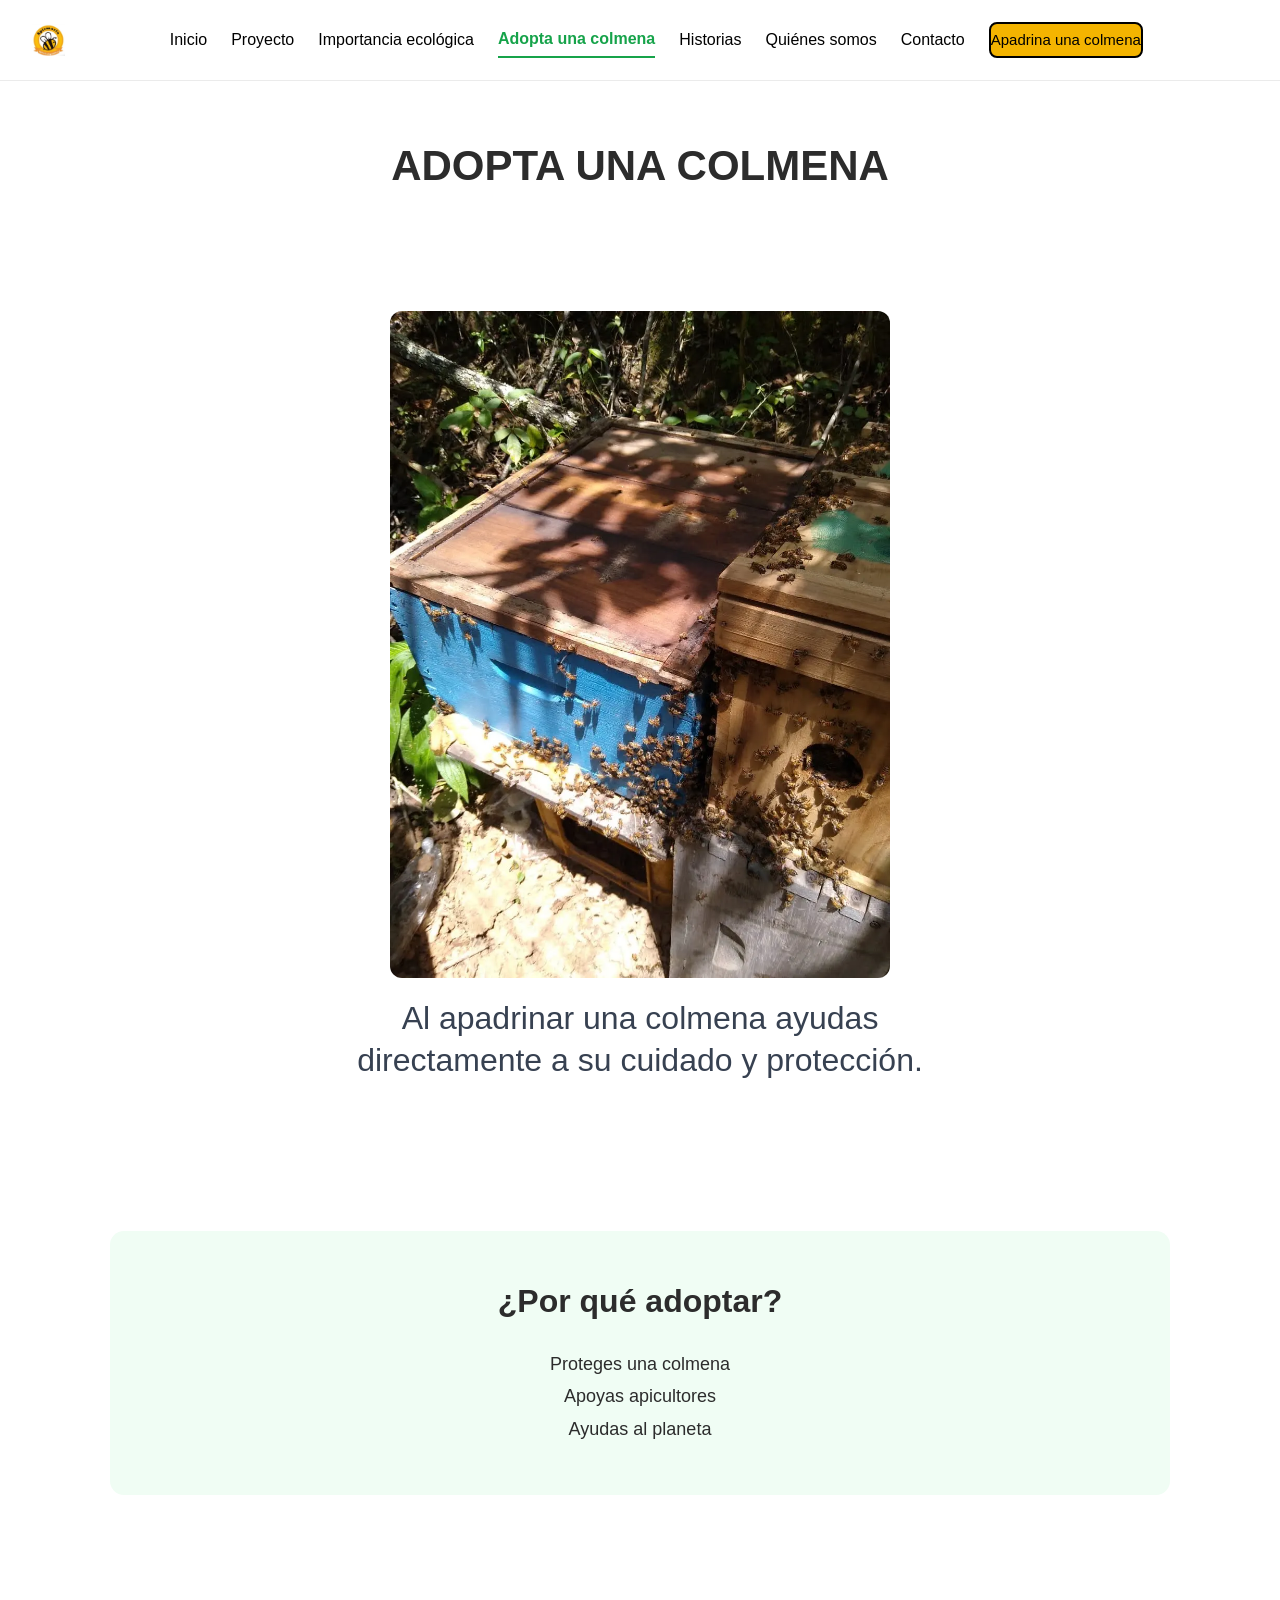
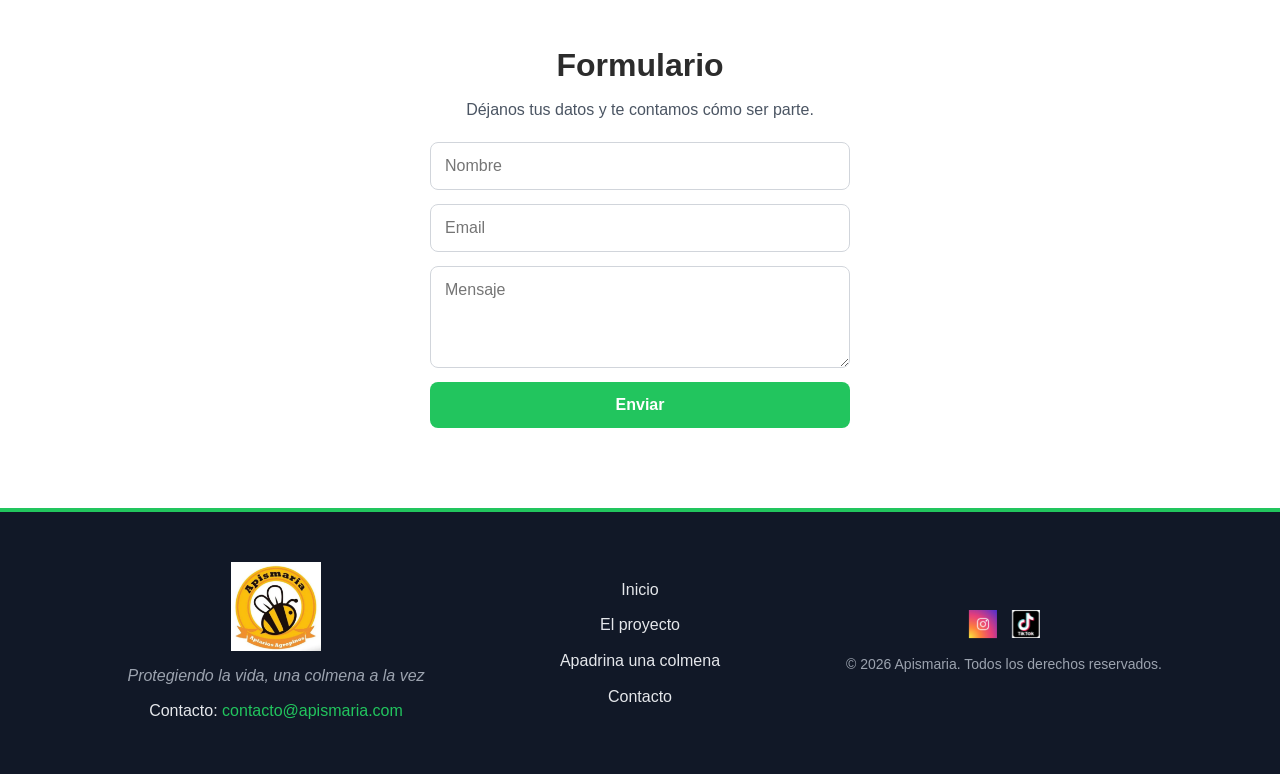
<file: adopta.html>
<!DOCTYPE html>
<html lang="es">
<head>
    <meta charset="UTF-8">
    <meta name="viewport" content="width=device-width, initial-scale=1.0">
    <title>Apismaria | Adopta una colmena</title>
    <link rel="stylesheet" href="./css/styles.css">
    <link rel="icon" type="image/webp" href="./assets/logos/apismaria_logo.webp">
    <meta name="description" content="Apismaria es un proyecto dedicado a la protección de las abejas y la promoción de la apicultura sostenible.">
    <meta name="keywords" content="abejas, apicultura, sostenibilidad, colmenas, biodiversidad">
    <meta name="author" content="Apismaria">
    <meta property="og:title" content="Apismaria | Protección de las abejas">
    <meta property="og:description" content="Apismaria es un proyecto dedicado a la protección de las abejas y la promoción de la apicultura sostenible.">
    <meta property="og:type" content="website">
    <meta property="og:url" content="file:///home/nicolas/Documents/apismaria/adopta.html">
    <meta property="og:image" content="file:///home/nicolas/Documents/assets/apismaria_logo.webp">
</head>
<body>
    <header class="site-header">

        <a href="index.html" class="logo">
            <img class="logo-header" src="./assets/logos/apismaria_logo.webp" loading="lazy" alt="Logo de Apismaria">
        </a>

        <div class="menu-toggle">☰</div>

        <nav class="nav-menu">
            <a href="index.html">Inicio</a>
            <a href="proyecto.html">Proyecto</a>
            <a href="ecológica.html">Importancia ecológica</a>
            <a href="adopta.html" class="active">Adopta una colmena</a>
            <a href="historias.html">Historias</a>
            <a href="quien.html">Quiénes somos</a>
            <a href="contacto.html">Contacto</a>
        
        
            <a href="adopta.html" class="btn-primary nav-cta">
                Apadrina una colmena
            </a>
        </nav>

    </header>
    <main class="adopt-main reveal">

        <h1 class="adopt-title">ADOPTA UNA COLMENA</h1>

        <section class="adopt-hero">

            <img src="./assets/images/video/colmena_adopta.webp" loading="lazy" alt="Colmena">

            <h2>Al apadrinar una colmena ayudas directamente a su cuidado y protección.</h2>

        </section>

        <section class="adopt-benefits reveal">

            <h2>¿Por qué adoptar?</h2>

            <ol>
            <li>Proteges una colmena</li>
            <li>Apoyas apicultores</li>
            <li>Ayudas al planeta</li>
            </ol>

        </section>

        <section class="adopt-form reveal">

            <h2>Formulario</h2>

            <p>Déjanos tus datos y te contamos cómo ser parte.</p>

            <form class="form-container" id="adoptForm">

                <input type="text" placeholder="Nombre" required>

                <input type="email" placeholder="Email" required>

                <textarea placeholder="Mensaje" rows="4"></textarea>

                <button type="submit">Enviar</button>

            </form>

            <p class="form-success" id="formSuccess">
            ✅ ¡Gracias por apoyar a las abejas!
            </p>

        </section>

    </main>
    <footer>
        <div class="container footer-content">

            <div class="footer-left">
                <img class="footer-logo" src="./assets/logos/apismaria_logo.webp" loading="lazy" alt="Logo de Apismaria">
                <p class="footer-quote">Protegiendo la vida, una colmena a la vez</p>

                <p class="footer-email">
                    Contacto:
                    <a href="mailto:contacto@apismaria.com">
                        contacto@apismaria.com
                    </a>
                </p>
            </div>

            <div class="footer-center">
                <nav class="footer-links">
                    <a href="index.html">Inicio</a>
                    <a href="proyecto.html">El proyecto</a>
                    <a href="adopta.html">Apadrina una colmena</a>
                    <a href="contacto.html">Contacto</a>
                </nav>
            </div>

            <div class="footer-right">
                <div class="footer-socials">
                    <a href="">
                        <img class="social-icon" src="./assets/images/video/logotipo-insta.webp" loading="lazy" alt="Instagram de Apismaria">
                    </a>
                    <a href="">
                        <img class="social-icon" src="./assets/images/video/logo_tiktok.webp" loading="lazy" alt="TikTok de Apismaria">
                    </a>
                </div>

                <p class="copyright">
                    © <span id="year"></span> Apismaria. Todos los derechos reservados.
                </p>
            </div>

        </div>
    </footer>
    <button id="backToTop">↑</button>
    <script src="./js/main.js"></script>
</body>
</html>
</file>
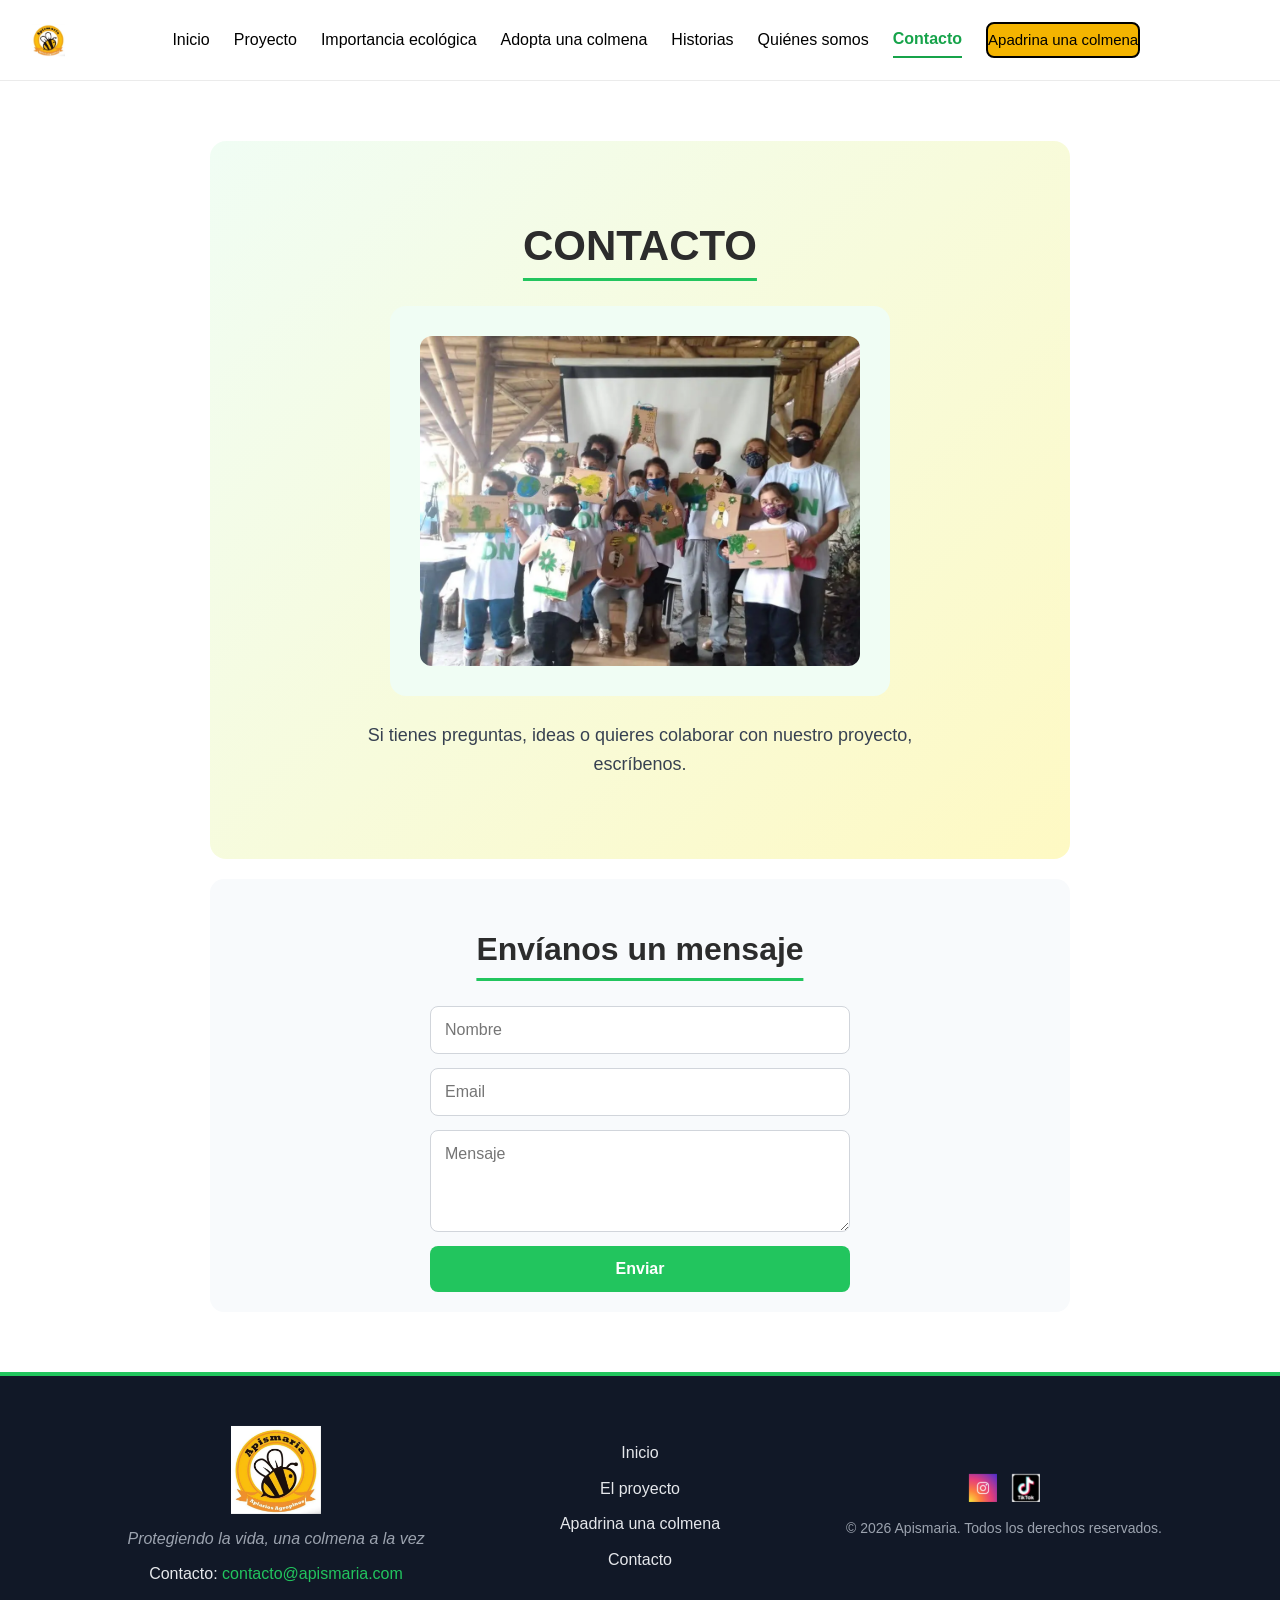
<file: contacto.html>
<!DOCTYPE html>
<html lang="es">
<head>
    <meta charset="UTF-8">
    <meta name="viewport" content="width=device-width, initial-scale=1.0">
    <title>Apismaria | Contacto</title>
    <link rel="stylesheet" href="./css/styles.css">
    <link rel="icon" type="image/webp" href="./assets/logos/apismaria_logo.webp">
    <meta name="description" content="Apismaria es un proyecto dedicado a la protección de las abejas y la promoción de la apicultura sostenible.">
    <meta name="keywords" content="abejas, apicultura, sostenibilidad, colmenas, biodiversidad">
    <meta name="author" content="Apismaria">
    <meta property="og:title" content="Apismaria | Protección de las abejas">
    <meta property="og:description" content="Apismaria es un proyecto dedicado a la protección de las abejas y la promoción de la apicultura sostenible.">
    <meta property="og:type" content="website">
    <meta property="og:url" content="file:///home/nicolas/Documents/apismaria/contacto.html">
    <meta property="og:image" content="file:///home/nicolas/Documents/assets/apismaria_logo.webp">
</head>
<body>
    <header class="site-header">

        <a href="index.html" class="logo">
            <img class="logo-header" src="./assets/logos/apismaria_logo.webp" loading="lazy" alt="Logo de Apismaria">
        </a>

        <div class="menu-toggle">☰</div>

        <nav class="nav-menu">
            <a href="index.html">Inicio</a>
            <a href="proyecto.html">Proyecto</a>
            <a href="ecológica.html">Importancia ecológica</a>
            <a href="adopta.html">Adopta una colmena</a>
            <a href="historias.html">Historias</a>
            <a href="quien.html">Quiénes somos</a>
            <a href="contacto.html" class="active">Contacto</a>
        
        
            <a href="adopta.html" class="btn-primary nav-cta">
                Apadrina una colmena
            </a>
        </nav>

    </header>
    
    <main class="contact-main">

        <section class="contact-hero reveal">

            <h1>CONTACTO</h1>
            <div class="contact-image-wrapper">
                <img src="./assets/images/video/ninos_dibujos.webp" loading="lazy" alt="Niños con dibujos de abejas" class="contact-image">
            </div>    
            <p>Si tienes preguntas, ideas o quieres colaborar con nuestro proyecto, escríbenos.</p>

        </section>


        <section class="contact-form reveal">

            <h2>Envíanos un mensaje</h2>

            <form class="form-container" id="contactForm">

                <input type="text" placeholder="Nombre" required>

                <input type="email" placeholder="Email" required>

                <textarea placeholder="Mensaje" rows="4"></textarea>

                <button type="submit">Enviar</button>

            </form>

            <p class="form-success" id="contactSuccess">
            ✅ Gracias por contactarnos, nos pondremos en contacto contigo pronto.
            </p>

        </section>

    </main>
    <footer>
        <div class="container footer-content">

            <div class="footer-left">
                <img class="footer-logo" src="./assets/logos/apismaria_logo.webp" loading="lazy" alt="Logo de Apismaria">
                <p class="footer-quote">Protegiendo la vida, una colmena a la vez</p>

                <p class="footer-email">
                    Contacto:
                    <a href="mailto:contacto@apismaria.com">
                        contacto@apismaria.com
                    </a>
                </p>
            </div>

            <div class="footer-center">
                <nav class="footer-links">
                    <a href="index.html">Inicio</a>
                    <a href="proyecto.html">El proyecto</a>
                    <a href="adopta.html">Apadrina una colmena</a>
                    <a href="contacto.html">Contacto</a>
                </nav>
            </div>

            <div class="footer-right">
                <div class="footer-socials">
                    <a href="">
                        <img class="social-icon" src="./assets/images/video/logotipo-insta.webp" loading="lazy" alt="Instagram de Apismaria">
                    </a>
                    <a href="">
                        <img class="social-icon" src="./assets/images/video/logo_tiktok.webp" loading="lazy" alt="TikTok de Apismaria">
                    </a>
                </div>

                <p class="copyright">
                    © <span id="year"></span> Apismaria. Todos los derechos reservados.
                </p>
            </div>

        </div>
    </footer>
    <button id="backToTop">↑</button>
    <script src="./js/main.js"></script>
</body>
</html>
</file>
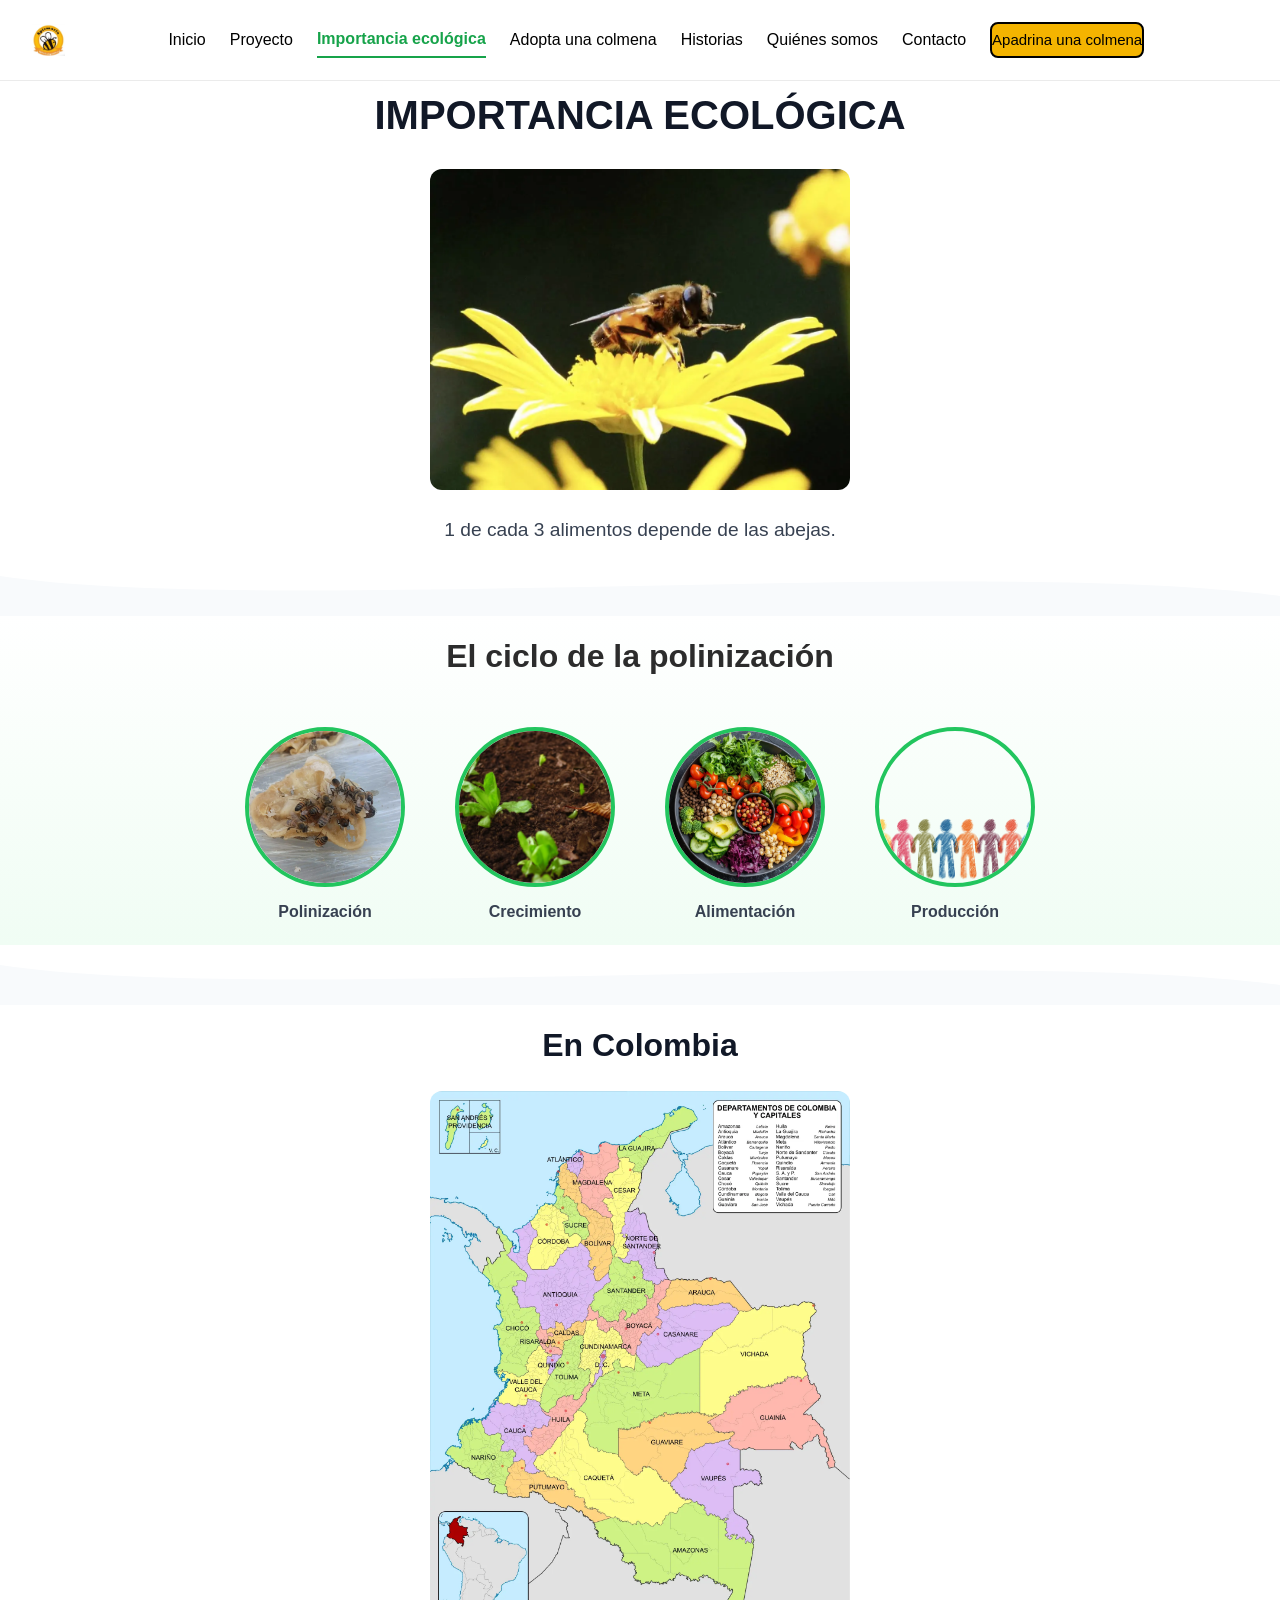
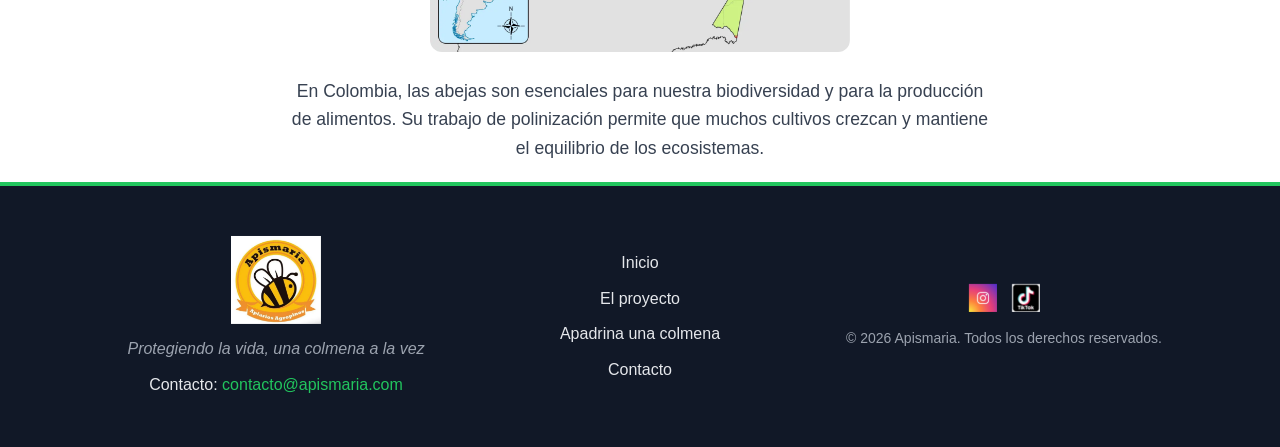
<file: ecológica.html>
<!DOCTYPE html>
<html lang="es">
<head>
    <meta charset="UTF-8">
    <meta name="viewport" content="width=device-width, initial-scale=1.0">
    <title>Apismaria | Impacto Ecológico</title>
    <link rel="stylesheet" href="./css/styles.css">
    <link rel="icon" type="image/webp" href="./assets/logos/apismaria_logo.webp">
    <meta name="description" content="Apismaria es un proyecto dedicado a la protección de las abejas y la promoción de la apicultura sostenible.">
    <meta name="keywords" content="abejas, apicultura, sostenibilidad, colmenas, biodiversidad">
    <meta name="author" content="Apismaria">
    <meta property="og:title" content="Apismaria | Protección de las abejas">
    <meta property="og:description" content="Apismaria es un proyecto dedicado a la protección de las abejas y la promoción de la apicultura sostenible.">
    <meta property="og:type" content="website">
    <meta property="og:url" content="file:///home/nicolas/Documents/apismaria/ecológica.html">
    <meta property="og:image" content="file:///home/nicolas/Documents/assets/apismaria_logo.webp">
</head>
<body>
    <header class="site-header">

        <a href="index.html" class="logo">
            <img class="logo-header" src="./assets/logos/apismaria_logo.webp" loading="lazy" alt="Logo de Apismaria">
        </a>

        <div class="menu-toggle">☰</div>

        <nav class="nav-menu">
            <a href="index.html">Inicio</a>
            <a href="proyecto.html">Proyecto</a>
            <a href="ecológica.html" class="active">Importancia ecológica</a>
            <a href="adopta.html">Adopta una colmena</a>
            <a href="historias.html">Historias</a>
            <a href="quien.html">Quiénes somos</a>
            <a href="contacto.html">Contacto</a>
        
        
            <a href="adopta.html" class="btn-primary nav-cta">
                Apadrina una colmena
            </a>
        </nav>

    </header>
    <main class="eco-main">

        <section class="eco-hero reveal">

            <h1>IMPORTANCIA ECOLÓGICA</h1>

            <img src="./assets/images/video/abeja_en_flor.webp" loading="lazy" alt="Abeja en una flor">

            <p>1 de cada 3 alimentos depende de las abejas.</p>

        </section>

        <div class="section-divider">
        <svg viewBox="0 0 1440 120" preserveAspectRatio="none">
        <path d="M0,40 C300,120 1100,0 1440,80 L1440,120 L0,120 Z"></path>
        </svg>
        </div>

        <section class="eco-cycle reveal">

            <h2>El ciclo de la polinización</h2>

            <div class="eco-cycle-container eco-flow">

                <div class="cycle-item">
                <img src="./assets/images/video/abeja_ciclo.webp" loading="lazy" alt="Abejas">
                <p>Polinización</p>
                </div>
                <div class="cycle-item">
                <img src="./assets/images/video/planta.webp" loading="lazy" alt="Planta germinando">
                <p>Crecimiento</p>
                </div>
                <div class="cycle-item">
                <img src="./assets/images/video/alimentos.webp" loading="lazy" alt="Alimentos">
                <p>Alimentación</p>
                </div>
                <div class="cycle-item">
                <img src="./assets/images/video/personas.webp" loading="lazy" alt="Personas">
                <p>Producción</p>
                </div>

            </div>

        </section>

        <div class="section-divider">
        <svg viewBox="0 0 1440 120" preserveAspectRatio="none">
        <path d="M0,40 C300,120 1100,0 1440,80 L1440,120 L0,120 Z"></path>
        </svg>
        </div>

        <section class="eco-colombia reveal">

            <h2>En Colombia</h2>

            <img src="./assets/images/video/Mapa_de_Colombia_(departamentos).webp" loading="lazy" alt="Mapa de Colombia">

            <p>
            En Colombia, las abejas son esenciales para nuestra biodiversidad y para la producción de alimentos. 
            Su trabajo de polinización permite que muchos cultivos crezcan y mantiene el equilibrio de los ecosistemas.
            </p>

        </section>

    </main>
    <footer>
        <div class="container footer-content">

            <div class="footer-left">
                <img class="footer-logo" src="./assets/logos/apismaria_logo.webp" loading="lazy" alt="Logo de Apismaria">
                <p class="footer-quote">Protegiendo la vida, una colmena a la vez</p>

                <p class="footer-email">
                    Contacto:
                    <a href="mailto:contacto@apismaria.com">
                        contacto@apismaria.com
                    </a>
                </p>
            </div>

            <div class="footer-center">
                <nav class="footer-links">
                    <a href="index.html">Inicio</a>
                    <a href="proyecto.html">El proyecto</a>
                    <a href="adopta.html">Apadrina una colmena</a>
                    <a href="contacto.html">Contacto</a>
                </nav>
            </div>

            <div class="footer-right">
                <div class="footer-socials">
                    <a href="">
                        <img class="social-icon" src="./assets/images/video/logotipo-insta.webp" loading="lazy" alt="Instagram de Apismaria">
                    </a>
                    <a href="">
                        <img class="social-icon" src="./assets/images/video/logo_tiktok.webp" loading="lazy" alt="TikTok de Apismaria">
                    </a>
                </div>

                <p class="copyright">
                    © <span id="year"></span> Apismaria. Todos los derechos reservados.
                </p>
            </div>

        </div>
    </footer>
    <button id="backToTop">↑</button>
    <script src="./js/main.js"></script>
</body>
</html>
</file>
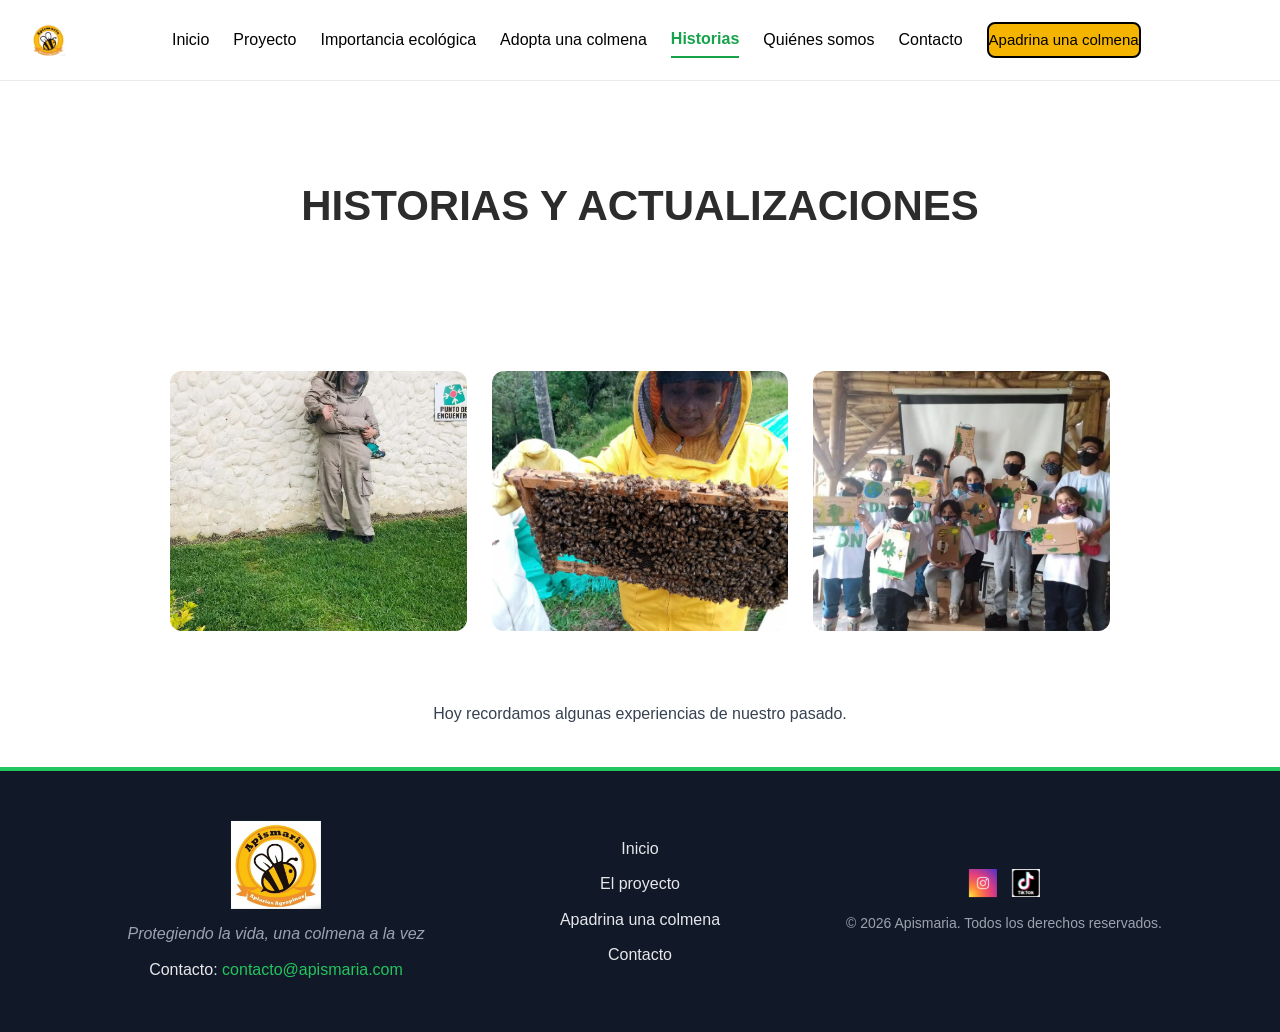
<file: historias.html>
<!DOCTYPE html>
<html lang="es">
<head>
    <meta charset="UTF-8">
    <meta name="viewport" content="width=device-width, initial-scale=1.0">
    <title>Apismaria | Historias</title>
    <link rel="stylesheet" href="./css/styles.css">
    <link rel="icon" type="image/webp" href="./assets/logos/apismaria_logo.webp">
    <meta name="description" content="Apismaria es un proyecto dedicado a la protección de las abejas y la promoción de la apicultura sostenible.">
    <meta name="keywords" content="abejas, apicultura, sostenibilidad, colmenas, biodiversidad">
    <meta name="author" content="Apismaria">
    <meta property="og:title" content="Apismaria | Protección de las abejas">
    <meta property="og:description" content="Apismaria es un proyecto dedicado a la protección de las abejas y la promoción de la apicultura sostenible.">
    <meta property="og:type" content="website">
    <meta property="og:url" content="file:///home/nicolas/Documents/apismaria/historias.html">
    <meta property="og:image" content="file:///home/nicolas/Documents/assets/apismaria_logo.webp">
</head>
<body>
    <header class="site-header">

        <a href="index.html" class="logo">
            <img class="logo-header" src="./assets/logos/apismaria_logo.webp" loading="lazy" alt="Logo de Apismaria">
        </a>

        <div class="menu-toggle">☰</div>

        <nav class="nav-menu">
            <a href="index.html">Inicio</a>
            <a href="proyecto.html">Proyecto</a>
            <a href="ecológica.html">Importancia ecológica</a>
            <a href="adopta.html">Adopta una colmena</a>
            <a href="historias.html" class="active">Historias</a>
            <a href="quien.html">Quiénes somos</a>
            <a href="contacto.html">Contacto</a>
        
        
            <a href="adopta.html" class="btn-primary nav-cta">
                Apadrina una colmena
            </a>
        </nav>

    </header>
    <main class="history-main">

        <section class="history-hero reveal">
            <h1>HISTORIAS Y ACTUALIZACIONES</h1>
        </section>

        <section class="history-gallery reveal">

            <img src="./assets/images/video/apicultora_y_nino.webp" alt="Apicultora y niño" loading="lazy">

            <img src="./assets/images/video/persona_con_panal.webp" alt="Persona sosteniendo panal" loading="lazy">

            <img src="./assets/images/video/ninos_apicultores.webp" alt="Niños apicultores" loading="lazy">

        </section>

        <section class="history-text reveal">
            <p>Hoy recordamos algunas experiencias de nuestro pasado.</p>
        </section>

    </main>
    <footer>
        <div class="container footer-content">

            <div class="footer-left">
                <img class="footer-logo" src="./assets/logos/apismaria_logo.webp" loading="lazy" alt="Logo de Apismaria">
                <p class="footer-quote">Protegiendo la vida, una colmena a la vez</p>

                <p class="footer-email">
                    Contacto:
                    <a href="mailto:contacto@apismaria.com">
                        contacto@apismaria.com
                    </a>
                </p>
            </div>

            <div class="footer-center">
                <nav class="footer-links">
                    <a href="index.html">Inicio</a>
                    <a href="proyecto.html">El proyecto</a>
                    <a href="adopta.html">Apadrina una colmena</a>
                    <a href="contacto.html">Contacto</a>
                </nav>
            </div>

            <div class="footer-right">
                <div class="footer-socials">
                    <a href="">
                        <img class="social-icon" src="./assets/images/video/logotipo-insta.webp" loading="lazy" alt="Instagram de Apismaria">
                    </a>
                    <a href="">
                        <img class="social-icon" src="./assets/images/video/logo_tiktok.webp" loading="lazy" alt="TikTok de Apismaria">
                    </a>
                </div>

                <p class="copyright">
                    © <span id="year"></span> Apismaria. Todos los derechos reservados.
                </p>
            </div>

        </div>
    </footer>
    <button id="backToTop">↑</button>
    <script src="./js/main.js"></script>
</body>
</html>
</file>
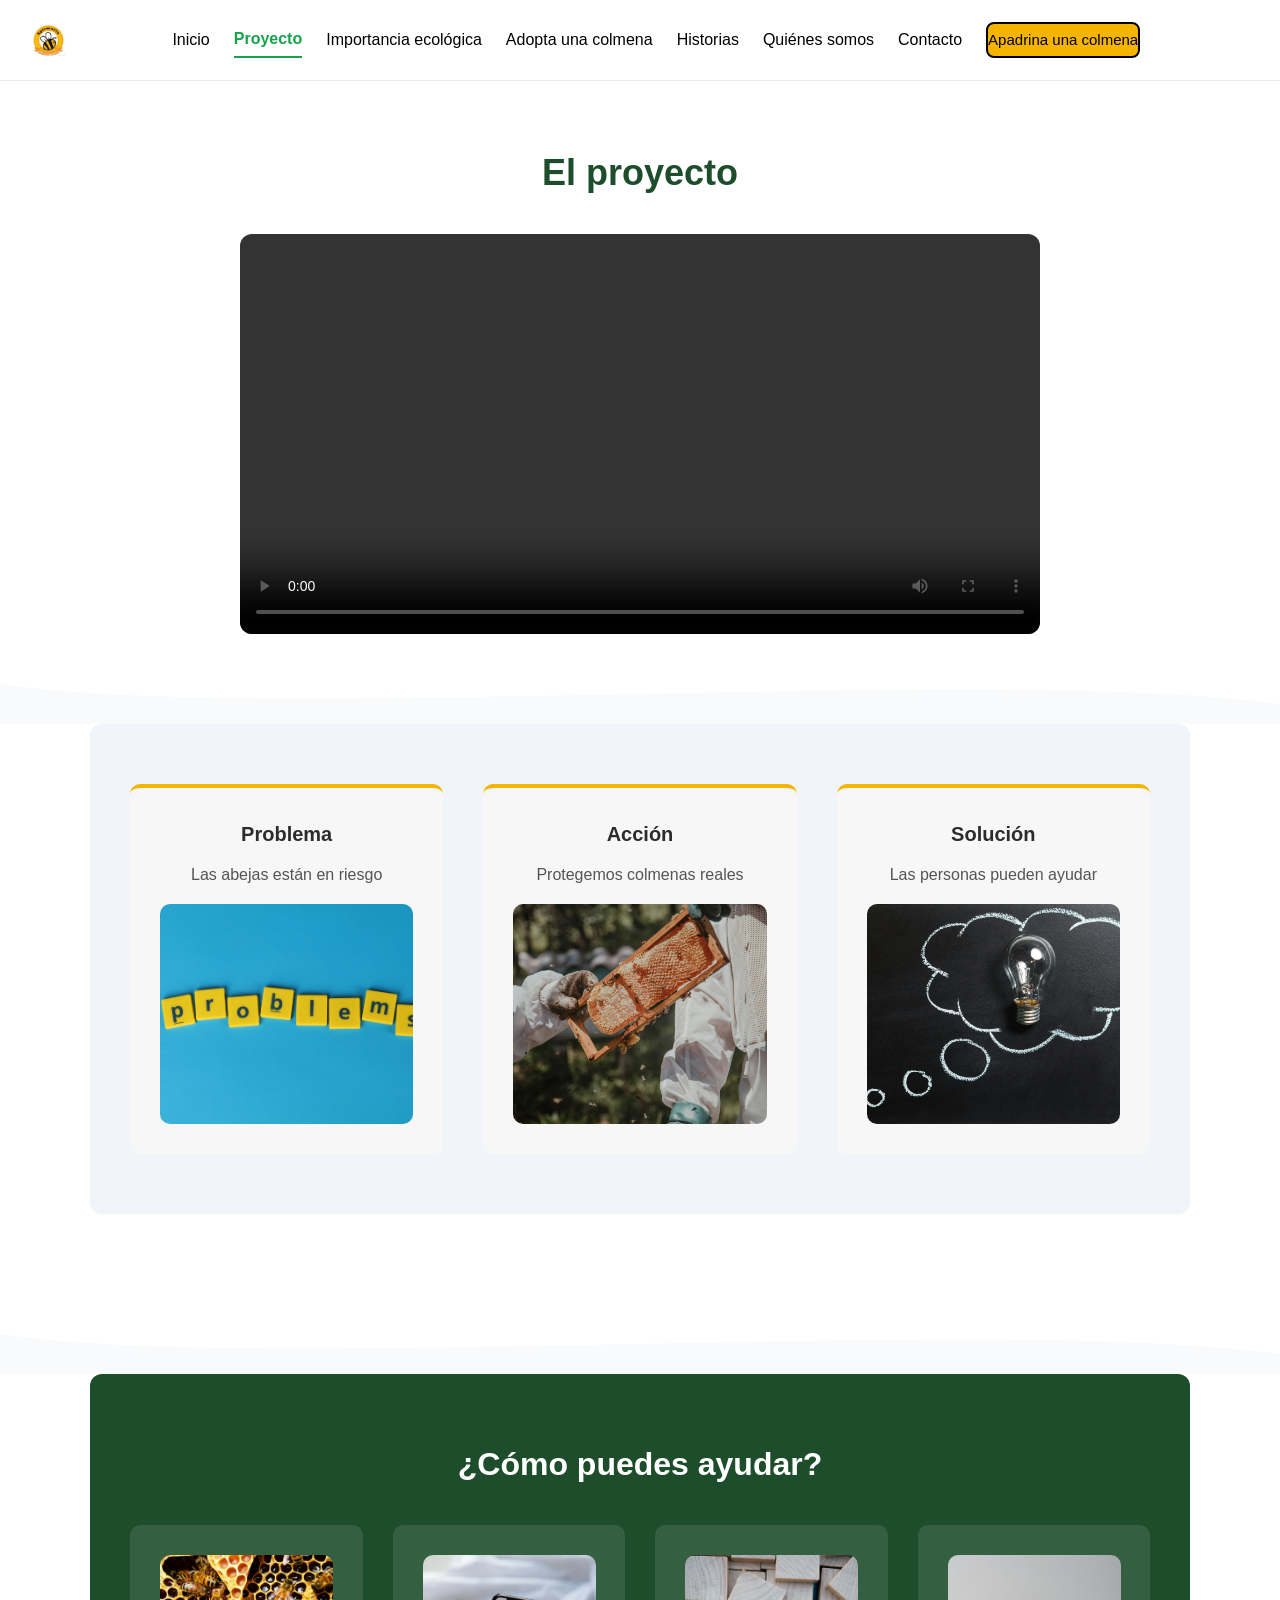
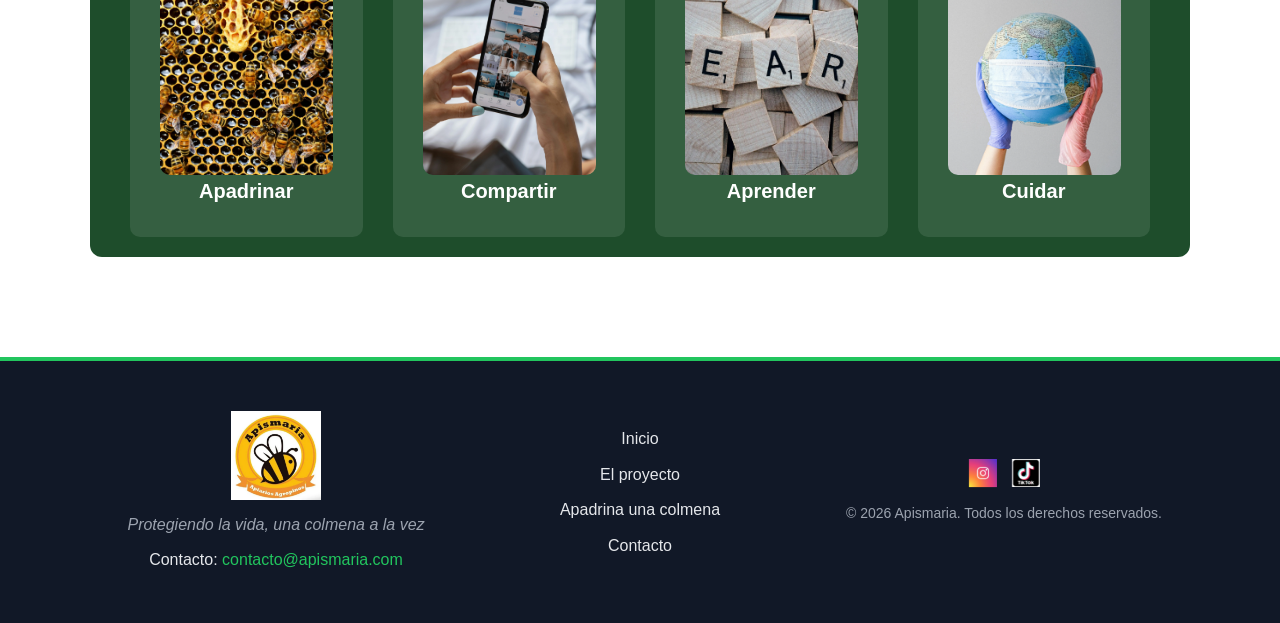
<file: proyecto.html>
<!DOCTYPE html>
<html lang="es">
<head>
    <meta charset="UTF-8">
    <meta name="viewport" content="width=device-width, initial-scale=1.0">
    <title>Apismaria | El proyecto</title>
    <link rel="stylesheet" href="./css/styles.css">
    <link rel="icon" type="image/webp" href="./assets/logos/apismaria_logo.webp">
    <meta name="description" content="Conoce el proyecto Apismaria y cómo busca proteger las abejas y promover la apicultura sostenible.">
    <meta name="description" content="Apismaria es un proyecto dedicado a la protección de las abejas y la promoción de la apicultura sostenible.">
    <meta name="keywords" content="abejas, apicultura, sostenibilidad, colmenas, biodiversidad">
    <meta name="author" content="Apismaria">
    <meta property="og:title" content="Apismaria | Protección de las abejas">
    <meta property="og:description" content="Apismaria es un proyecto dedicado a la protección de las abejas y la promoción de la apicultura sostenible.">
    <meta property="og:type" content="website">
    <meta property="og:url" content="file:///home/nicolas/Documents/apismaria/proyecto.html">
    <meta property="og:image" content="file:///home/nicolas/Documents/assets/apismaria_logo.webp">
</head>
<body>
    <header class="site-header">

        <a href="index.html" class="logo">
            <img class="logo-header" src="./assets/logos/apismaria_logo.webp" loading="lazy" alt="Logo de Apismaria">
        </a>

        <div class="menu-toggle">☰</div>

        <nav class="nav-menu">
            <a href="index.html">Inicio</a>
            <a href="proyecto.html" class="active">Proyecto</a>
            <a href="ecológica.html">Importancia ecológica</a>
            <a href="adopta.html">Adopta una colmena</a>
            <a href="historias.html">Historias</a>
            <a href="quien.html">Quiénes somos</a>
            <a href="contacto.html">Contacto</a>
        
        
            <a href="adopta.html" class="btn-primary nav-cta">
                Apadrina una colmena
            </a>
        </nav>

    </header>
    <main class="project-page">
        <section class="project-hero container reveal">
            <h1>El proyecto</h1>

            <div class="project-video">
                <video controls>
                    <source src="./assets/images/video/proyecto.mp4" type="video/mp4">
                </video>
            </div>
        </section>
        
        <div class="section-divider">
        <svg viewBox="0 0 1440 120" preserveAspectRatio="none">
        <path d="M0,40 C300,120 1100,0 1440,80 L1440,120 L0,120 Z"></path>
        </svg>
        </div>

        <section class="project-steps container reveal">

            <div class="step-card reveal">
                <h3>Problema</h3>
                <p>Las abejas están en riesgo</p>
                <img src="./assets/images/video/problems.webp" loading="lazy" alt="Problema">
            </div>
            <div class="step-card reveal">
                <h3>Acción</h3>
                <p>Protegemos colmenas reales</p>
                <img src="./assets/images/video/Cuidar.webp" loading="lazy" alt="Cuidar panar">
            </div>
            <div class="step-card reveal">
                <h3>Solución</h3>
                <p>Las personas pueden ayudar</p>
                <img src="./assets/images/video/Solucion.webp" loading="lazy" alt="Solucion">
            </div>
        </section>

        <div class="section-divider">
        <svg viewBox="0 0 1440 120" preserveAspectRatio="none">
        <path d="M0,40 C300,120 1100,0 1440,80 L1440,120 L0,120 Z"></path>
        </svg>
        </div>

        <section class="help-section container reveal">
        
            <h2>¿Cómo puedes ayudar?</h2>
            
            <div class="help-grid">
                <div class="help-card reveal">
                    <img src="./assets/images/video/Apadrinar.webp" loading="lazy" alt="Apadrinar panal">
                    <h3>Apadrinar</h3>
                </div>
                <div class="help-card reveal">
                    <img src="./assets/images/video/Compartir.webp" loading="lazy" alt="Compartir">
                    <h3>Compartir</h3>
                </div>
                <div class="help-card reveal">
                    <img src="./assets/images/video/Aprender.webp" loading="lazy" alt="Aprender">
                    <h3>Aprender</h3>
                </div>
                <div class="help-card reveal">
                    <img src="./assets/images/video/CuidarMundo.webp" loading="lazy" alt="Cuidar mundo">
                    <h3>Cuidar</h3>
                </div>
            </div>
        </section>
    </main>
    <footer>
        <div class="container footer-content">

            <div class="footer-left">
                <img class="footer-logo" src="./assets/logos/apismaria_logo.webp" loading="lazy" alt="Logo de Apismaria">
                <p class="footer-quote">Protegiendo la vida, una colmena a la vez</p>

                <p class="footer-email">
                    Contacto:
                    <a href="mailto:contacto@apismaria.com">
                        contacto@apismaria.com
                    </a>
                </p>
            </div>

            <div class="footer-center">
                <nav class="footer-links">
                    <a href="index.html">Inicio</a>
                    <a href="proyecto.html">El proyecto</a>
                    <a href="adopta.html">Apadrina una colmena</a>
                    <a href="contacto.html">Contacto</a>
                </nav>
            </div>

            <div class="footer-right">
                <div class="footer-socials">
                    <a href="">
                        <img class="social-icon" src="./assets/images/video/logotipo-insta.webp" loading="lazy" alt="Instagram de Apismaria">
                    </a>
                    <a href="">
                        <img class="social-icon" src="./assets/images/video/logo_tiktok.webp" loading="lazy" alt="TikTok de Apismaria">
                    </a>
                </div>

                <p class="copyright">
                    © <span id="year"></span> Apismaria. Todos los derechos reservados.
                </p>
            </div>

        </div>
    </footer>
    <button id="backToTop">↑</button>
    <script src="./js/main.js"></script>
</body>
</html>
</file>
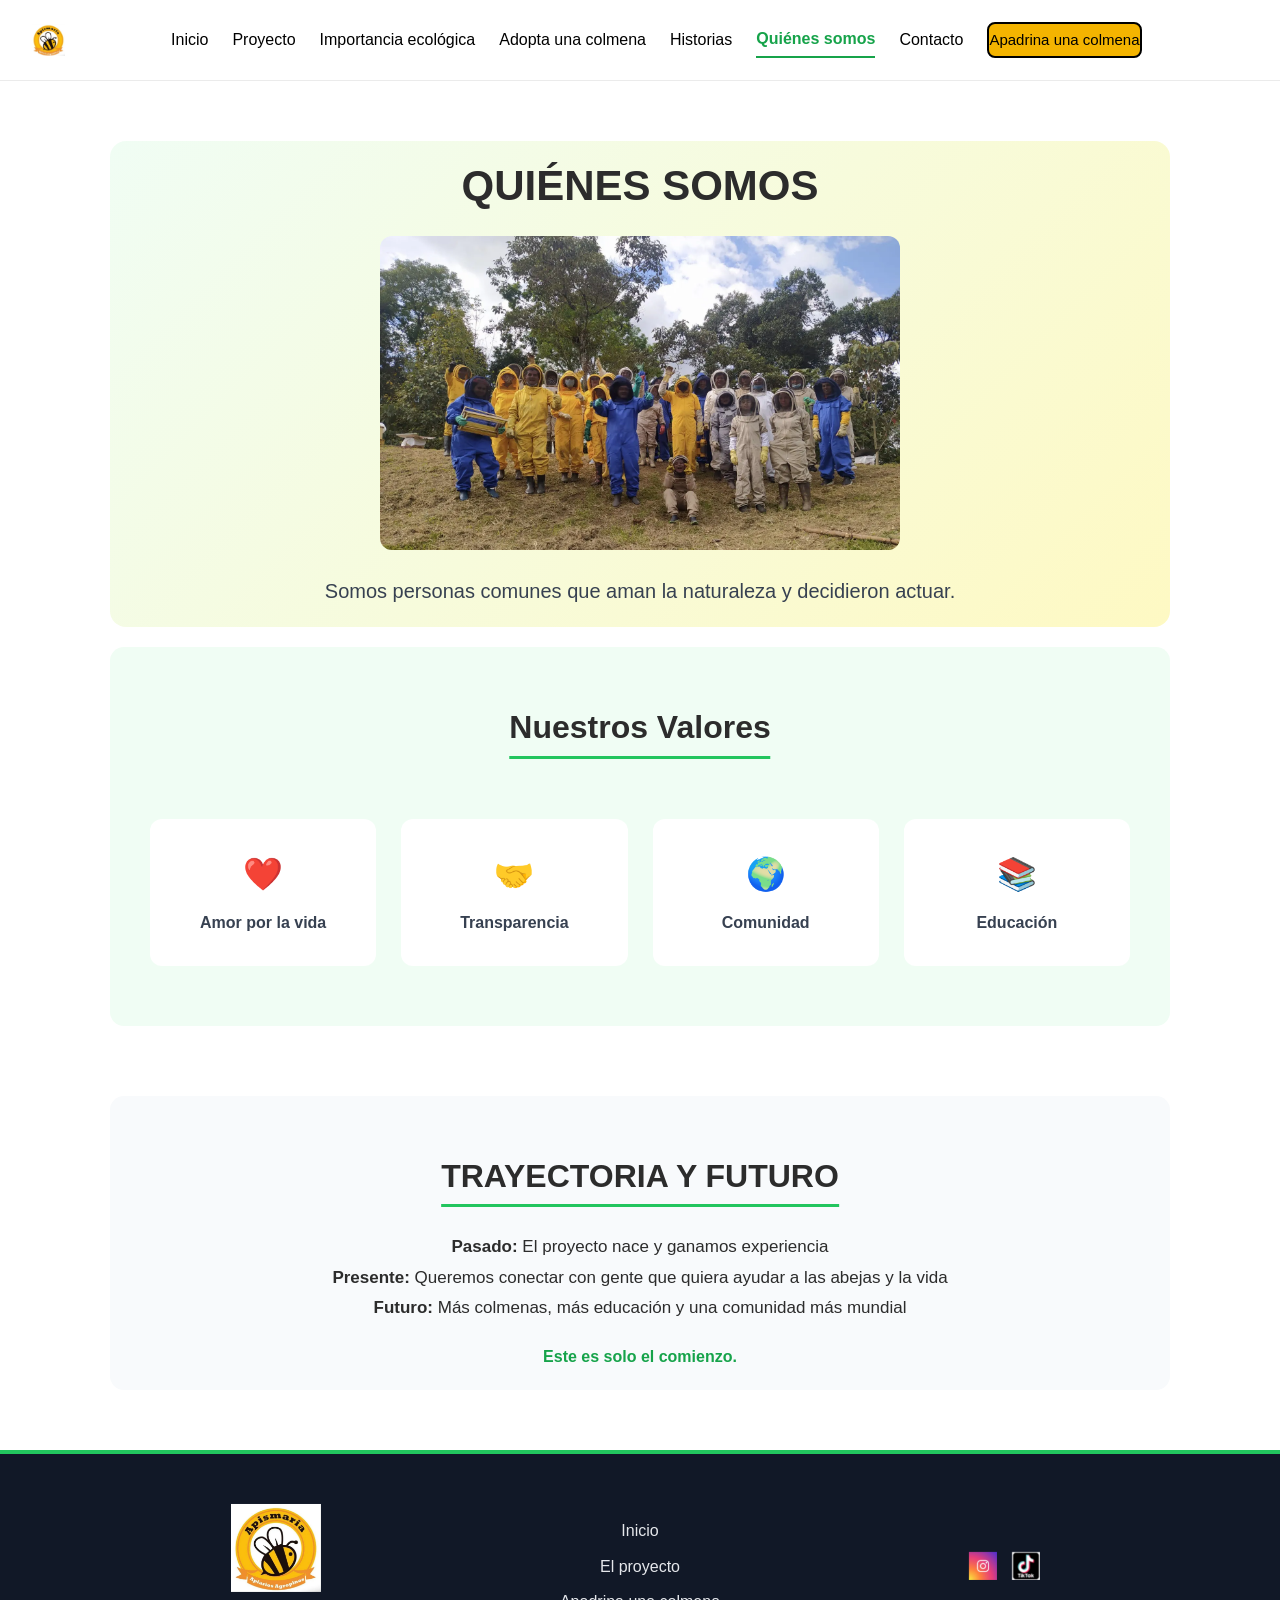
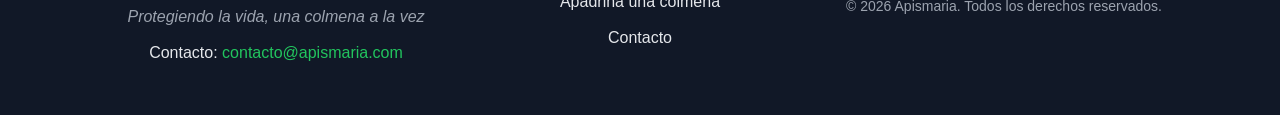
<file: quien.html>
<!DOCTYPE html>
<html lang="es">
<head>
    <meta charset="UTF-8">
    <meta name="viewport" content="width=device-width, initial-scale=1.0">
    <title>Apismaria | Quiénes somos</title>
    <link rel="stylesheet" href="./css/styles.css">
    <link rel="icon" type="image/webp" href="./assets/logos/apismaria_logo.webp">
    <meta name="description" content="Apismaria es un proyecto dedicado a la protección de las abejas y la promoción de la apicultura sostenible.">
    <meta name="keywords" content="abejas, apicultura, sostenibilidad, colmenas, biodiversidad">
    <meta name="author" content="Apismaria">
    <meta property="og:title" content="Apismaria | Protección de las abejas">
    <meta property="og:description" content="Apismaria es un proyecto dedicado a la protección de las abejas y la promoción de la apicultura sostenible.">
    <meta property="og:type" content="website">
    <meta property="og:url" content="file:///home/nicolas/Documents/apismaria/quien.html">
    <meta property="og:image" content="file:///home/nicolas/Documents/assets/apismaria_logo.webp">
</head>
<body>
    <header class="site-header">

        <a href="index.html" class="logo">
            <img class="logo-header" src="./assets/logos/apismaria_logo.webp" loading="lazy" alt="Logo de Apismaria">
        </a>

        <div class="menu-toggle">☰</div>

        <nav class="nav-menu">
            <a href="index.html">Inicio</a>
            <a href="proyecto.html">Proyecto</a>
            <a href="ecológica.html">Importancia ecológica</a>
            <a href="adopta.html">Adopta una colmena</a>
            <a href="historias.html">Historias</a>
            <a href="quien.html" class="active">Quiénes somos</a>
            <a href="contacto.html">Contacto</a>
        
        
            <a href="adopta.html" class="btn-primary nav-cta">
                Apadrina una colmena
            </a>
        </nav>

    </header>
    <main class="about-main">

        <section class="about-hero reveal">

            <h1>QUIÉNES SOMOS</h1>

            <img src="./assets/images/video/apicultores_cuidado_abejas.webp" loading="lazy" alt="Varios apicultores">

            <h3>Somos personas comunes que aman la naturaleza y decidieron actuar.</h3>

        </section>


        <section class="about-values reveal">

            <h2>Nuestros Valores</h2>

            <div class="values-grid">

                <div class="value-card">
                    <h3>❤️</h3>
                    <p>Amor por la vida</p>
                </div>

                <div class="value-card">
                    <h3>🤝</h3>
                    <p>Transparencia</p>
                </div>

                <div class="value-card">
                    <h3>🌍</h3>
                    <p>Comunidad</p>
                </div>

                <div class="value-card">
                    <h3>📚</h3>
                    <p>Educación</p>
                </div>

            </div>

        </section>


        <section class="about-journey reveal">

            <h2>TRAYECTORIA Y FUTURO</h2>

            <ol>
            <li><strong>Pasado:</strong> El proyecto nace y ganamos experiencia</li>

            <li><strong>Presente:</strong> Queremos conectar con gente que quiera ayudar a las abejas y la vida</li>

            <li><strong>Futuro:</strong> Más colmenas, más educación y una comunidad más mundial</li>
            </ol>

            <p>Este es solo el comienzo.</p>

        </section>

    </main>
    <footer>
        <div class="container footer-content">

            <div class="footer-left">
                <img class="footer-logo" src="./assets/logos/apismaria_logo.webp" loading="lazy" alt="Logo de Apismaria">
                <p class="footer-quote">Protegiendo la vida, una colmena a la vez</p>

                <p class="footer-email">
                    Contacto:
                    <a href="mailto:contacto@apismaria.com">
                        contacto@apismaria.com
                    </a>
                </p>
            </div>

            <div class="footer-center">
                <nav class="footer-links">
                    <a href="index.html">Inicio</a>
                    <a href="proyecto.html">El proyecto</a>
                    <a href="adopta.html">Apadrina una colmena</a>
                    <a href="contacto.html">Contacto</a>
                </nav>
            </div>

            <div class="footer-right">
                <div class="footer-socials">
                    <a href="">
                        <img class="social-icon" src="./assets/images/video/logotipo-insta.webp" loading="lazy" alt="Instagram de Apismaria">
                    </a>
                    <a href="">
                        <img class="social-icon" src="./assets/images/video/logo_tiktok.webp" loading="lazy" alt="TikTok de Apismaria">
                    </a>
                </div>

                <p class="copyright">
                    © <span id="year"></span> Apismaria. Todos los derechos reservados.
                </p>
            </div>

        </div>
    </footer>
    <button id="backToTop">↑</button>
    <script src="./js/main.js"></script>
</body>
</html>
</file>
<file: css/styles.css>
*, *::before, *::after{
    box-sizing: border-box;
}

body, h1, h2, h3, h4, h5, h6, p, ul, ol{
    margin: 0;
    padding: 0;
}

ul, ol{
    list-style-type:none;
}

a:link, a:visited, a:hover, a:active{
    text-decoration: none;
    color: black;
}

img, video{
    max-width: 100%;
    height: auto;
    display: block;
}

img {
  opacity: 0;
  transform: translateY(10px);
  animation: imageFade 0.8s ease forwards;
}

img:hover {
  transform: scale(1.05);
  box-shadow: 0 10px 25px rgba(0,0,0,0.15);
}

.reveal img {
  opacity: 0;
}

.reveal.active img {
  animation: imageFade 0.8s ease forwards;
}

.image-container {
  overflow: hidden;
  border-radius: 10px;
}

body{
    font-family: Inter, sans-serif;
    font-size: 16px;
    line-height: 1.6;
    color: #2C2C2C;
    background-color: #FFFFFF;
}

h1 {
    font-size: 42px;
    line-height: 1.2;
}

h2 {
    font-size: 32px;
    line-height: 1.3;
}

h3 {
    font-size: 20px;
}

p {
    font-size: 16px;
    line-height: 1.6;
}

button {
  background: #22c55e;
  transition: all 0.3s ease;
}

button:hover {
  background: #16a34a;
  transform: translateY(-2px);
}

html {
  scroll-behavior: smooth;
}

.container{
    max-width: 1100px;
    margin: 0 auto;
    padding: 0 24px;
}

header{
    background: rgba(255,255,255,0.9);
    backdrop-filter: blur(8px);
    height: auto;
    padding: 22px 32px;
    display: flex;
    justify-content: space-between;
    align-items: center;
    position: relative;
    transition: all 0.3s ease;
    animation: headerFade 0.8s ease;
}

header.scrolled {
  background: rgba(255, 255, 255, 0.75);
  backdrop-filter: blur(10px);
  box-shadow: 0 4px 15px rgba(0,0,0,0.08);
  transition: all 0.3s ease;
}

.site-header {
    background: white;
    border-bottom: 1px solid rgba(0,0,0,0.08);
}

.logo {
    flex-shrink: 0;
}

.logo-header{
    height: 32px;
    object-fit: contain;
}

.btn-primary,
.btn-secondary {
    display: inline-flex;
    align-items: center;
    justify-content: center;
    padding: 14px 28px;
    border-radius: 8px;
    font-size: 16px;
    font-weight: 600;
    cursor: pointer;
    border: 2px solid black;
}

.btn-primary{
    background-color: #F4B400;
    color: #1E4D2B;
    transition: all 0.3s ease;
}

.btn-primary:hover{
    background-color: #e0a300;
    transform: translateY(-2px);
}

.btn-secondary{
    background-color: #F7F9F5;
    color: #1E4D2B;
    transition: all 0.3s ease;
}

.btn-secondary:hover{
    background-color: #e9efe2;
    transform: translateY(-2px);
}

section{
    padding: 80px 0;
}

section:last-of-type {
    padding-bottom: 20px;
}

section.hero{
    padding: 0;
    position: relative;
    height: calc(100vh - 80px);      
    overflow: hidden;
    overlay: black with 40% opacity
}

.hero,
.about-hero,
.contact-hero {
  animation: heroFade 1s ease;
  background: linear-gradient(
    135deg,
    #f0fdf4 0%,
    #fef9c3 100%
  );
  padding: 80px 20px;
  border-radius: 16px;
}

.hero h1,
.about-hero h1,
.contact-hero h1 {
  animation: heroItem 0.8s ease forwards;
}

.hero img,
.about-hero img,
.contact-hero img {
  animation: heroItem 1s ease forwards;
}

.hero p,
.about-hero h3,
.contact-hero p {
  animation: heroItem 1.2s ease forwards;
}

.section-divider {
  width: 100%;
  overflow: hidden;
  line-height: 0;
}

.section-divider svg {
  display: block;
  width: 100%;
  height: 60px;
}

.section-divider path {
  fill: #f8fafc;
}

.hero-content {
    position: relative;
    color: white;
    height: 100%;
    display: flex;
    flex-direction: column;
    justify-content: center;
    padding-left: 80px;
}

section.hero video{
    position: absolute;
    top: 0;
    left: 0;
    width: 100%;
    height: 100% !important;
    object-fit: cover;
}

.hero-overlay {
  position: absolute;
  inset: 0;
  background: rgba(0,0,0,0.5);
}

section.hero h1{
    color: #FFFFFF;
}

section.hero p{
    max-width: 700px;
}

.nav-menu {
    display: flex;
    align-items: center;
    gap: 24px;
    flex: 1;
    justify-content: center;
}

.nav-menu a {
    font-weight: 500;
    position: relative;
    padding: 4px 0; 
    display: inline-block;
}

.nav-menu a:not(.btn-primary)::after {
    content: "";
    position: absolute;
    left: 0;
    bottom: 0;
    width: 0%;
    height: 2px;
    background: #F4B400;
    transition: width 0.3s ease;
}

.nav-menu a:not(.btn-primary):hover::after {
    width: 100%;
}

.nav-menu a.active {
  color: #16a34a;
  font-weight: 600;
  border-bottom: 2px solid #16a34a;
}

.nav-cta {
    padding: 12px 22px;  
    font-size: 15px;
}

.about-grid {
    display: grid;
    grid-template-columns: 1fr 1fr;
    gap: 60px;
    align-items: center;
}

.about-grid img {
    width: 100%;
    border-radius: 16px;
}

.que-es{
    padding: 30px;
    background-color: #f8fafc;
}

.importance-section{
    padding: 30px;
    background-color: #f1f5f9;
}

.importance-grid {
    display: grid;
    grid-template-columns: repeat(3, 1fr);
    gap: 40px;
}

.importance-section h2 {
    text-align: center;
    margin-bottom: 48px;
}

.card {
    text-align: center;
}

.card img {
    width: 100%;
    height: 250px;
    object-fit: cover;
    border-radius: 16px;
    margin-bottom: 16px;
}

.card h3 {
    font-weight: 600;
    max-width: 260px;
    margin: 12px auto 0;
}

.cta-section {
    background: #1E4D2B;
    color: white;
    text-align: center;
    padding: 40px 0;
}

.cta-content h2 {
    margin-bottom: 32px;
}

footer {
  background: #111827;
  color: #e5e7eb;
  padding: 50px 20px;
  border-top: 4px solid #22c55e;
}

.footer-content {
  display: grid;
  grid-template-columns: 1fr 1fr 1fr;
  gap: 40px;
  align-items: center;
  text-align: center;
}

.footer-logo {
  width: 90px;
  margin: 0 auto 12px auto;
  display: block;
}

.footer-quote {
  font-style: italic;
  margin-bottom: 10px;
  color: #9ca3af;
}

.footer-email a {
  color: #22c55e;
  text-decoration: none;
}

.footer-email a:hover {
  text-decoration: underline;
}

.footer-links {
  display: flex;
  flex-direction: column;
  gap: 10px;
}

.footer-links a {
  text-decoration: none;
  color: #e5e7eb;
  transition: color 0.3s;
}

.footer-links a:hover {
  color: #22c55e;
}

.footer-socials {
  display: flex;
  justify-content: center;
  gap: 15px;
  margin-bottom: 15px;
}

.social-icon {
  width: 28px;
  transition: transform 0.3s ease;
}

.social-icon:hover {
  transform: scale(1.2);
}

.copyright {
  font-size: 14px;
  color: #9ca3af;
}

.menu-toggle {
  display: none;
  font-size: 28px;
  cursor: pointer;
}

.project-page {
  padding-top: 60px;
}

.project-hero {
  text-align: center;
  margin-bottom: 20px;
  padding: 10px 0;
}

.project-hero h1 {
  font-size: 36px;
  margin-bottom: 40px;
  color: #1E4D2B;
}

.project-video {
  max-width: 800px;
  margin: 0 auto;
}

.project-video video {
  width: 100%;
  border-radius: 12px;
}

.project-steps {
  display: grid;
  grid-template-columns: repeat(3, 1fr);
  gap: 40px;
  margin-bottom: 100px;
  background-color: #f1f5f9;
  padding: 60px 40px;
  border-radius: 12px;
}

.step-card {
  text-align: center;
  padding: 30px;
  border-radius: 10px;
  background: #f7f7f7;
  border-top: 4px solid #F4B400;
  transition: transform 0.25s ease, box-shadow 0.25s ease;
}

.step-card h3 {
  margin-bottom: 12px;
}

.step-card p {
  margin-bottom: 16px;
  opacity: 0.8;
}

.step-card img {
  width: 100%;
  height: 220px;
  object-fit: cover;
  border-radius: 10px;
  transition: transform 0.4s ease;
}

.step-card:hover {
  transform: translateY(-6px);
  transition: transform 0.4s ease;
  box-shadow: 0 10px 25px rgba(0,0,0,0.08);
}

.help-section {
  text-align: center;
  margin-bottom: 100px;
  padding: 70px 40px;
  background: #1E4D2B;
  color: white;
  border-radius: 12px;
}

.help-section h2 {
  margin-bottom: 40px;
}

.help-grid {
  display: grid;
  grid-template-columns: repeat(4, 1fr);
  gap: 30px;
}

.help-card {
  padding: 30px;
  border-radius: 10px;
  background: rgba(255,255,255,0.1);
  transition: transform 0.25s ease, box-shadow 0.25s ease;
}

.help-card img {
  width: 100%;
  height: 220px;
  object-fit: cover;
  border-radius: 10px;
  transform: scale(1.05);
}

.help-card:hover {
  transform: translateY(-6px);
  transform: scale(1.05);
  background: rgba(255,255,255,0.2);
  box-shadow: 0 10px 25px rgba(0,0,0,0.08);
}

.eco-hero {
  text-align: center;
  padding: 10px 20px;
  background-color: #ffffff;
}

.eco-hero h1 {
  font-size: 40px;
  margin-bottom: 30px;
  color: #111827;
}

.eco-hero img {
  max-width: 420px;
  width: 100%;
  height: auto;
  margin: 25px auto;
  display: block;
  border-radius: 12px;
}

.eco-hero p {
  font-size: 1.2rem;
  color: #374151;
}

.eco-flow img {
  position: relative;
}

.eco-flow img:not(:last-child)::after {
  content: "→";
  position: absolute;
  right: -28px;
  top: 50%;
  transform: translateY(-50%);
  font-size: 28px;
  color: #4b5563;
}

.eco-cycle {
  background: linear-gradient(to bottom, #ffffff, #f0fdf4);
  padding: 20px 20px;
  text-align: center;
}

.eco-cycle-container {
  display: flex;
  justify-content: center;
  align-items: center;
  gap: 50px;
  flex-wrap: wrap;
}

.eco-cycle-container img {
    width: 160px;
    height: 160px;
    object-fit: cover;
    border-radius: 50%;
    border: 4px solid #e5e7eb;
    transition: transform 0.2s ease;
}

.eco-cycle-container img:hover {
  transform: translateY(-4px);
}

.eco-cycle h2 {
  margin-bottom: 50px;
}

.cycle-item {
  text-align: center;
}

.cycle-item img {
  width: 160px;
  height: 160px;
  object-fit: cover;
  border-radius: 50%;
  border: 4px solid #22c55e;
}

.cycle-item p {
  margin-top: 12px;
  font-weight: 600;
  color: #374151;
}

.eco-colombia {
  text-align: center;
  padding: 20px 20px;
  background-color: #ffffff;
}

.eco-colombia h2 {
  font-size: 32px;
  margin-bottom: 20px;
  color: #111827;
}

.eco-colombia img {
  max-width: 420px;
  width: 100%;
  margin: 25px auto;
  display: block;
  border-radius: 12px;
}

.eco-colombia p {
  max-width: 700px;
  margin: auto;
  font-size: 1.1rem;
  color: #374151;
}

.reveal {
  opacity: 0;
  transform: translateY(40px);
  transition: all 0.8s cubic-bezier(.21,1.02,.73,1);
}

.reveal.active {
  opacity: 1;
  transform: translateY(0);
}

.reveal:nth-child(1) { transition-delay: 0.1s; }
.reveal:nth-child(2) { transition-delay: 0.1s; }
.reveal:nth-child(3) { transition-delay: 0.1s; }
.reveal:nth-child(4) { transition-delay: 0.1s; }
.reveal:nth-child(5) { transition-delay: 0.1s; }

.adopt-main {
  max-width: 1100px;
  margin: auto;
  padding: 60px 20px;
}

.adopt-title {
  text-align: center;
  margin-bottom: 40px;
}

.adopt-hero {
  text-align: center;
  margin-bottom: 70px;
}

.adopt-hero img {
  display: block;
  margin: 0 auto 20px auto;
  max-width: 500px;
  width: 100%;
  border-radius: 12px;
}

.adopt-hero h2 {
  max-width: 600px;
  margin: auto;
  font-weight: 500;
  color: #374151;
}

.adopt-benefits {
  background: #f0fdf4;
  padding: 50px;
  border-radius: 14px;
  margin-bottom: 70px;
  text-align: center;
}

.adopt-benefits h2 {
  margin-bottom: 25px;
}

.adopt-benefits ol {
  list-style-position: inside;
  font-size: 18px;
  line-height: 1.8;
}

.adopt-form {
  text-align: center;
}

.adopt-form h2 {
  margin-bottom: 10px;
}

.adopt-form p {
  margin-bottom: 20px;
  color: #4b5563;
}

.form-container {
  max-width: 420px;
  margin: auto;
  display: flex;
  flex-direction: column;
  gap: 14px;
}

.form-container input,
.form-container textarea {
  padding: 14px;
  border-radius: 8px;
  border: 1px solid #d1d5db;
  font-size: 16px;
  font-family: inherit;
}

.form-container input:focus,
.form-container textarea:focus {
  outline: none;
  border-color: #22c55e;
}

.form-container button {
  padding: 14px;
  border: none;
  border-radius: 8px;
  background: #22c55e;
  color: white;
  font-size: 16px;
  font-weight: 600;
  cursor: pointer;
  transition: 0.3s;
}

.form-container button:hover {
  background: #16a34a;
}

.form-success {
  display: none;
  margin-top: 20px;
  text-align: center;
  font-weight: 600;
  color: #16a34a;
  background: #dcfce7;
  padding: 12px;
  border-radius: 8px;
}

.history-main {
  max-width: 1100px;
  margin: auto;
  padding: 20px 20px;
}

.history-hero {
  text-align: center;
}

.history-gallery {
  display: grid;
  grid-template-columns: repeat(3, 1fr);
  gap: 25px;
  padding: 60px;
}

.history-gallery img {
  width: 100%;
  height: 260px;
  object-fit: cover;
  border-radius: 12px;
  transition: transform 0.4s ease, box-shadow 0.4s ease;
}

.history-gallery img:hover {
  transform: scale(1.06);
  box-shadow: 0 12px 30px rgba(0,0,0,0.18);
}

.history-text {
  text-align: center;
  max-width: 600px;
  margin: auto;
  font-size: 18px;
  padding: 10px;
  color: #374151;
}

.about-main {
  max-width: 1100px;
  margin: auto;
  padding: 60px 20px;
}

.about-hero {
  text-align: center;
  margin-bottom: 20px;
  padding: 20px;
}

.about-hero img {
  display: block;
  margin: 25px auto;
  max-width: 520px;
  width: 100%;
  border-radius: 12px;
}

.about-hero h3 {
  max-width: 650px;
  margin: auto;
  font-weight: 500;
  color: #374151;
}

.about-values {
  background: #f0fdf4;
  padding: 60px 40px;
  border-radius: 14px;
  text-align: center;
  margin-bottom: 70px;
}

.about-values h2 {
  margin-bottom: 25px;
}

.values-grid {
  display: grid;
  grid-template-columns: repeat(4, 1fr);
  gap: 25px;
  margin-top: 35px;
}

.value-card {
  background: white;
  padding: 30px 20px;
  border-radius: 12px;
  text-align: center;
  transition: transform 0.3s ease, box-shadow 0.3s ease;
}

.value-card h3 {
  font-size: 32px;
  margin-bottom: 10px;
}

.value-card p {
  font-weight: 600;
  color: #374151;
}

.value-card:hover {
  transform: translateY(-6px);
  box-shadow: 0 10px 25px rgba(0,0,0,0.1);
}

.about-journey {
  background: #f8fafc;
  padding: 60px 40px;
  border-radius: 14px;
  text-align: center;
}

.about-journey h2 {
  margin-bottom: 25px;
}

.about-journey ol {
  list-style-position: inside;
  font-size: 17px;
  line-height: 1.8;
  margin-bottom: 20px;
}

.about-journey p {
  font-weight: 600;
  color: #16a34a;
}

.about-values h2,
.about-journey h2,
.contact-hero h1,
.contact-form h2 {
  position: relative;
  display: inline-block;
  padding-bottom: 10px;
}

.about-values h2::after,
.about-journey h2::after,
.contact-hero h1::after,
.contact-form h2::after {
  content: "";
  width: 100%;
  height: 3px;
  background: #22c55e;
  position: absolute;
  left: 50%;
  transform: translateX(-50%);
  bottom: 0;
}

.contact-main {
  max-width: 900px;
  margin: auto;
  padding: 60px 20px;
}

.contact-hero {
  text-align: center;
  margin-bottom: 20px;
}

.contact-hero p {
  max-width: 600px;
  margin: 20px auto 0;
  color: #374151;
  font-size: 18px;
}

.contact-form {
  background: #f8fafc;
  padding: 50px;
  border-radius: 14px;
  text-align: center;
}

.contact-form h2 {
  margin-bottom: 25px;
}

#contactSuccess {
  display: none;
  margin-top: 20px;
  text-align: center;
  font-weight: 600;
  color: #16a34a;
  background: #dcfce7;
  padding: 12px;
  border-radius: 8px;
}

.contact-image-wrapper {
  background: #f0fdf4;
  padding: 30px;
  border-radius: 16px;
  max-width: 500px;
  margin: 25px auto;
}

.contact-image {
  display: block;
  width: 100%;
  border-radius: 12px;
}

#backToTop {
  position: fixed;
  bottom: 25px;
  right: 25px;
  background: #22c55e;
  color: white;
  border: none;
  padding: 12px 16px;
  border-radius: 50%;
  font-size: 18px;
  cursor: pointer;
  display: none;
  box-shadow: 0 5px 15px rgba(0,0,0,0.2);
}

#backToTop:hover {
  background: #16a34a;
}

@media (max-width: 1100px) {

    /* HEADER */

    header {
        flex-direction: row;
        justify-content: space-between;
        padding: 16px 20px;
        position: relative;
        z-index: 1000;
    }

    .menu-toggle {
        display: block;
        font-size: 28px;
        cursor: pointer;
        z-index: 1001;
    }

    .nav-menu {
        display: none;
        flex-direction: column;
        position: absolute;
        top: 100%;
        right: 0;
        background: white;
        width: 260px;
        padding: 24px;
        gap: 16px;
        box-shadow: 0 10px 30px rgba(0,0,0,0.1);
        z-index: 1000;
    }

    .nav-menu.active {
        display: flex;
    }

    .nav-menu a.active {
    color: #F4B400;
    }

    .nav-cta {
        margin-top: 10px;
        white-space: nowrap;
    }

    /* HERO */

    section.hero {
    min-height: 100vh;
    display: flex;
    align-items: center;
    }

    .hero-content {
    padding: 0 24px;
    text-align: center;
    align-items: center;
    justify-content: center;
    }

    .hero-buttons {
        display: flex;            
        flex-direction: column;     
        align-items: center;    
        gap: 10px;                       
    }

    h1 {
        font-size: 32px;
    }

    section.hero p {
        max-width: 100%;
    }

    .btn-primary,
    .btn-secondary {
    padding: 10px 18px;
    font-size: 14px;
    }

    /* ABOUT SECTION */

    .about-grid {
    grid-template-columns: 1fr;
    text-align: center;
    }

    .about-grid p {
    margin: 0 auto;
    }

    /* IMPORTANCE SECTION */

    .importance-grid {
        grid-template-columns: 1fr;
        gap: 32px;
    }

    .card img {
        height: 200px;
    }

    /* FOOTER */

    .footer-content {
    grid-template-columns: 1fr;
    text-align: center;
    }

    .footer-socials {
    justify-content: center;
    }

    /* PROYECTO */

    .project-steps {
        grid-template-columns: 1fr;
    }

    .help-grid {
        grid-template-columns: 1fr 1fr;
    }

    /* ECOLÓGICO */

    .eco-hero h1 {
    font-size: 32px;
    }

    .eco-cycle-container {
    gap: 35px;
    }

    .eco-cycle-container img {
    width: 110px;
    height: 110px;
    }

    .cycle-item img {
    width: 120px;
    height: 120px;
    }

    .eco-colombia h2 {
    font-size: 26px;
    }

    .eco-flow img::after {
    display: none;
    }

    .adopt-benefits {
    padding: 35px 25px;
    }

    .history-gallery {
    grid-template-columns: 1fr;
    }

    .history-gallery img {
    height: 220px;
    }

    .about-values,
    .about-journey {
        padding: 40px 25px;
    }

    .values-grid {
    grid-template-columns: 1fr 1fr;
    }

    .about-hero img {
        max-width: 100%;
    }

    .contact-image {
    max-width: 100%;
    }

}

@keyframes headerFade {
  from {
    opacity: 0;
    transform: translateY(-20px);
  }
  to {
    opacity: 1;
    transform: translateY(0);
  }
}

@keyframes imageFade {
  to {
    opacity: 1;
    transform: translateY(0);
  }
}

@keyframes heroFade {

  from {
    opacity: 0;
    transform: translateY(-25px);
  }

  to {
    opacity: 1;
    transform: translateY(0);
  }

}

@keyframes heroItem {
  from {
    opacity: 0;
    transform: translateY(-15px);
  }

  to {
    opacity: 1;
    transform: translateY(0);
  }
}
</file>
